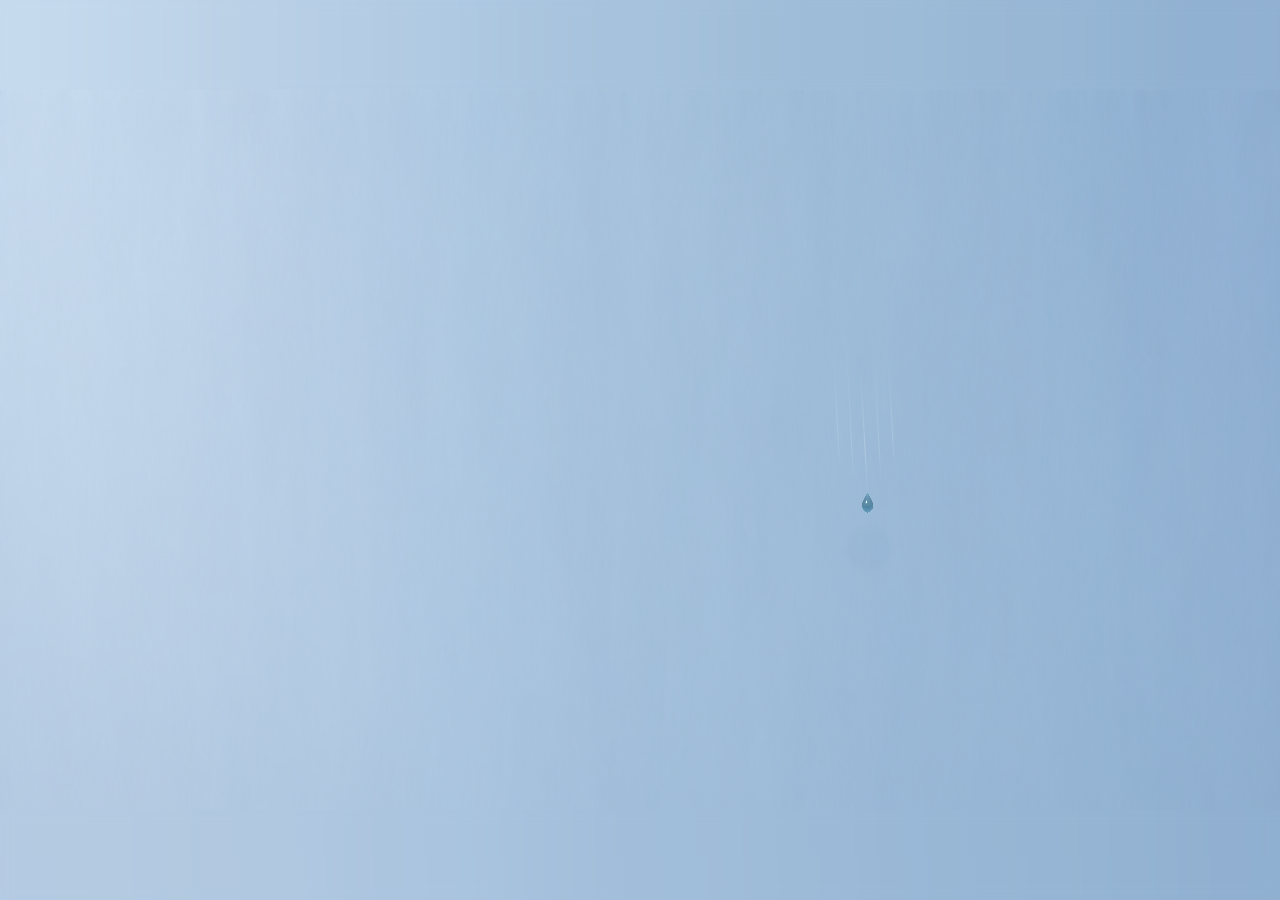
<file: index.html>
<!doctype html>
<html lang="ru">
<head>
  <meta charset="utf-8">
  <meta name="viewport" content="width=device-width, initial-scale=1">
  <meta name="theme-color" content="#abc4da">
  <meta name="description" content="Спокойное место для подготовки. Сгенерируйте тренировочный вариант и решайте в своём темпе.">
  <title>Главная — Подготовка</title>
  <style>
    /* Keep the source artwork and unfinished scene out of the first paint. */
    .hero.is-loading > :not(.sr-only) { visibility: hidden; }
    .hero > .still { visibility: hidden; }
    .hero.is-fallback > .still { visibility: visible; }
  </style>
  <link rel="preload" as="image" href="assets/lake-reference.png">
  <link rel="preload" as="font" type="font/ttf" href="assets/fonts/lora-italic.ttf" crossorigin>
  <link rel="stylesheet" href="styles.css?v=20261109-startup">
  <link rel="stylesheet" href="content-protection.css">
  <script src="scene.js?v=20261109-startup" defer></script>
  <script src="quote.js?v=20261109-startup" defer></script>
  <script src="task-bank.js" defer></script>
  <script src="variant-engine.js" defer></script>
  <script src="practice.js" defer></script>
</head>
<body>
  <main class="hero is-loading" aria-label="Подготовка к заданиям">
    <img class="still" src="assets/lake-reference.png" alt="Тихое лесное озеро. На дальнем берегу маленький рыбак сидит на пирсе, справа растёт лес." fetchpriority="high">
    <canvas id="landscape" aria-hidden="true"></canvas>
    <button class="generate" id="generate" type="button"><span>Сгенерировать вариант</span><span class="generate-arrow" aria-hidden="true"><svg viewBox="0 0 24 24" fill="none" stroke="currentColor" stroke-width="1.4" stroke-linecap="round" stroke-linejoin="round"><path d="M4 12h15m-6-6 6 6-6 6"/></svg></span></button>
    <blockquote class="hero-quote"><p class="quote-lead">Знания собираются по капле.</p><p class="quote-follow">Со временем они становятся глубиной.</p></blockquote>
    <p class="sr-only" id="scene-status" role="status">Сгенерируйте тренировочный вариант. Escape — пропустить заставку.</p>
  </main>
  <noscript><style>.hero.is-loading>.still,.hero.is-loading>.hero-quote{visibility:visible}.still{opacity:1}.generate{display:none}</style></noscript>
</body>
</html>
</file>
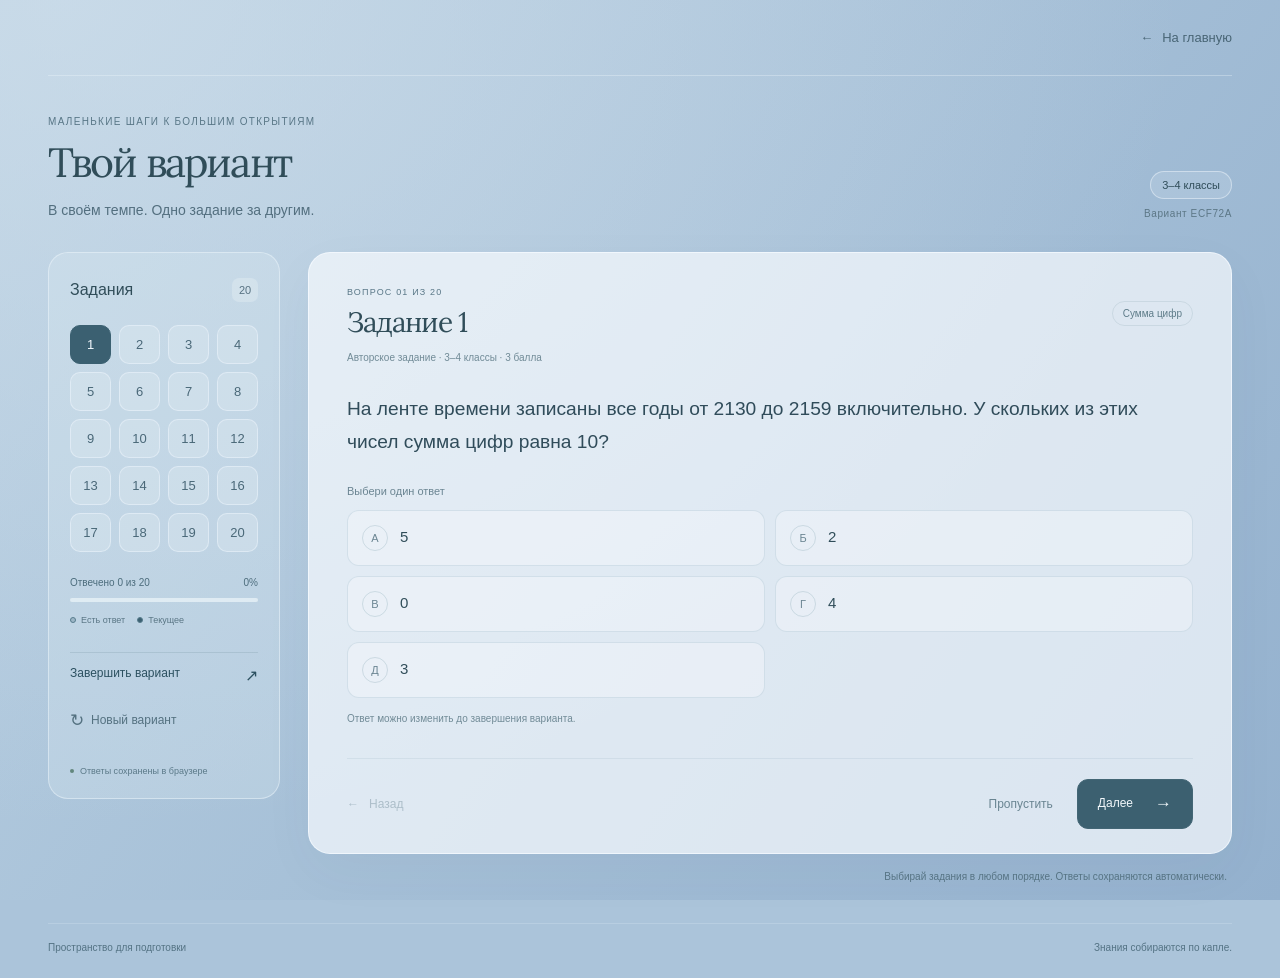
<file: tasks.html>
<!doctype html>
<html lang="ru">
<head>
  <meta charset="utf-8">
  <meta name="viewport" content="width=device-width, initial-scale=1">
  <meta name="theme-color" content="#abc4da">
  <meta name="description" content="Задания для спокойной подготовки: один вопрос за раз, навигация по номерам и сохранение ответов.">
  <title>Задания — Подготовка</title>
  <link rel="preload" as="font" type="font/ttf" href="assets/fonts/lora-variable.ttf" crossorigin>
  <link rel="stylesheet" href="tasks.css?v=20261109-popup">
  <link rel="stylesheet" href="content-protection.css">
  <script src="task-bank.js" defer></script>
  <script src="variant-engine.js" defer></script>
  <script src="tasks.js?v=20261109-popup" defer></script>
</head>
<body>
  <div class="workspace">
    <header class="topbar">
      <a class="home-link" href="index.html?from=tasks"><span aria-hidden="true">←</span> На главную</a>
    </header>
    <main>
      <section class="page-heading" aria-labelledby="page-title">
        <div><p class="eyebrow">Маленькие шаги к большим открытиям</p><h1 id="page-title">Твой вариант</h1><p class="page-subtitle">В своём темпе. Одно задание за другим.</p></div>
        <div class="variant-meta"><span class="set-label" id="set-label">Задания готовятся</span><span id="variant-code" class="variant-code"></span></div>
      </section>
      <p class="page-notice" id="page-notice" role="status" hidden></p>
      <div class="study-layout" id="study-layout">
        <aside class="navigator" aria-label="Навигация по варианту">
          <div class="navigator-heading"><h2>Задания</h2><span id="task-count" class="count-badge">—</span></div>
          <nav class="number-grid" id="number-grid" aria-label="Номера заданий"></nav>
          <div class="progress-block"><div class="progress-caption"><span id="progress-caption">Вариант ещё не создан</span><span id="progress-percent">—</span></div><progress id="progress" value="0" max="1" aria-label="Прогресс ответов"></progress></div>
          <div class="legend"><span><i class="legend-dot answered" aria-hidden="true"></i>Есть ответ</span><span><i class="legend-dot current" aria-hidden="true"></i>Текущее</span></div>
          <button class="finish-button" id="finish" type="button">Завершить вариант <span aria-hidden="true">↗</span></button>
          <button class="quiet-button results-link" id="show-results" type="button" hidden>К результатам <span aria-hidden="true">↗</span></button>
          <button class="quiet-button new-button" id="new-variant" type="button"><span aria-hidden="true">↻</span> Новый вариант</button>
          <p class="save-status" id="save-status" role="status"><span aria-hidden="true"></span>Ответы сохраняются в браузере</p>
        </aside>
        <div class="exercise-area">
          <section class="question-card" id="question-card" aria-labelledby="question-title">
            <div class="card-heading"><div><p class="eyebrow" id="question-position">Твой вариант</p><h2 id="question-title" tabindex="-1">Задания скоро появятся</h2></div><span class="topic" id="question-topic" hidden></span></div>
            <p class="question-source" id="question-source" hidden></p>
            <p class="question-text" id="question-text">Готовим твой вариант…</p>
            <figure class="question-figure" id="question-figure" hidden><button id="question-image-open" class="image-open" type="button" aria-label="Увеличить рисунок" aria-haspopup="dialog" aria-controls="image-dialog"><img id="question-image" alt=""></button><figcaption>Нажми на рисунок, чтобы открыть крупнее</figcaption></figure>
            <fieldset class="answer-group"><legend>Выбери один ответ</legend><div class="answer-options" id="answer-options"></div></fieldset>
            <div class="answer-tools"><p id="answer-hint">Ответ можно изменить до завершения варианта.</p><button class="clear-answer" id="clear-answer" type="button">Снять ответ</button></div>
            <div class="review-feedback" id="review-feedback" role="status" hidden></div>
            <footer class="card-footer"><button class="back-button" id="previous" type="button"><span aria-hidden="true">←</span> Назад</button><div class="forward-actions"><button class="skip-button" id="skip" type="button">Пропустить</button><button class="next-button" id="next" type="button">Далее <span aria-hidden="true">→</span></button></div></footer>
          </section>
          <section class="results-card" id="results-card" aria-labelledby="results-title" hidden>
            <p class="eyebrow">Ещё один шаг сделан</p><h2 id="results-title" tabindex="-1">Вариант завершён</h2><p id="results-intro">Можно посмотреть ответы и разобраться в каждом задании.</p>
            <div class="result-score"><strong id="score-value">0</strong><span id="score-total">из 20 верно</span></div>
            <div class="result-stats"><div><i class="stat-dot good" aria-hidden="true"></i><strong id="stat-correct">0</strong><span>Верно</span></div><div><i class="stat-dot wrong" aria-hidden="true"></i><strong id="stat-incorrect">0</strong><span>С ошибкой</span></div><div><i class="stat-dot empty" aria-hidden="true"></i><strong id="stat-empty">0</strong><span>Без ответа</span></div></div>
            <div class="result-actions"><button class="next-button" id="review-answers" type="button">Разобрать ответы <span aria-hidden="true">→</span></button><button class="quiet-button" id="results-new" type="button">Попробовать новый вариант</button></div>
          </section>
          <p class="study-note" id="study-note" hidden></p>
        </div>
      </div>
      <noscript><p class="page-notice">Для генерации варианта и сохранения ответов включи JavaScript в браузере.</p></noscript>
    </main>
    <footer class="page-footer"><span>Пространство для подготовки</span><span>Знания собираются по капле.</span></footer>
  </div>
  <dialog id="image-dialog" class="image-dialog" aria-labelledby="image-dialog-title">
    <header class="image-dialog-heading"><h2 id="image-dialog-title">Рисунок к заданию</h2><button id="image-dialog-close" class="image-dialog-close" type="button" aria-label="Закрыть рисунок" autofocus>×</button></header>
    <div class="image-dialog-content"><img id="image-dialog-image" alt=""></div>
  </dialog>
  <dialog id="confirm-dialog" aria-labelledby="confirm-title" aria-describedby="confirm-description">
    <p class="eyebrow" id="confirm-eyebrow">Твой вариант</p><h2 id="confirm-title">Завершить вариант?</h2><p id="confirm-description"></p><div class="dialog-actions"><button class="quiet-button" id="confirm-cancel" type="button">Продолжить решать</button><button class="next-button" id="confirm-action" type="button">Завершить</button></div>
  </dialog>
</body>
</html>
</file>
<file: styles.css>
@font-face { font-family: 'Lora'; src: url('assets/fonts/lora-variable.ttf') format('truetype'); font-style: normal; font-weight: 400 700; font-display: swap; }
@font-face { font-family: 'Lora'; src: url('assets/fonts/lora-italic.ttf') format('truetype'); font-style: italic; font-weight: 400 700; font-display: swap; }
:root { color-scheme: light; font-family: Arial, Helvetica, sans-serif; color: #254650; background: #abc4da; }
* { box-sizing: border-box; }
body { margin: 0; }
.hero { position: relative; width: 100%; height: 100svh; min-height: 360px; overflow: hidden; isolation: isolate; background: linear-gradient(125deg, #bdd3e4, #8faecc); }
.still, #landscape { position: absolute; inset: 0; width: 100%; height: 100%; }
.still { object-fit: contain; pointer-events: none; opacity: 0; }
.hero.is-fallback .still { opacity: 1; }
#landscape { opacity: 0; pointer-events: none; }
.hero.is-playing #landscape { opacity: 1; }
.hero.is-playing .still { opacity: 0; }
.generate { position: absolute; z-index: 2; left: 8.9%; top: 46.44%; width: max-content; height: 60px; display: flex; align-items: center; justify-content: flex-start; gap: 16px; overflow: visible; border: 0; border-radius: 0; padding: 0; cursor: pointer; background: transparent; color: #304d59; font: 400 clamp(18px, 1.55vw, 22px)/1.2 Arial, sans-serif; letter-spacing: -.015em; -webkit-tap-highlight-color: transparent; transition: color .3s; touch-action: manipulation; }
.generate span { position: relative; z-index: 1; white-space: nowrap; }
.generate .generate-arrow { width: 22px; height: 22px; flex: 0 0 22px; display: grid; place-items: center; border: 1px solid #304d5966; border-radius: 50%; transition: border-color .3s; }
.generate-arrow svg { width: 12px; height: 12px; transition: transform .35s ease; }
.generate:hover { color: #203e4a; }
.generate:hover .generate-arrow { border-color: #304d59b3; }
.generate:hover .generate-arrow svg { transform: translateX(3px); }
.generate:active { color: #304d59; }
.generate:focus-visible { outline: 3px solid #effaff; outline-offset: 6px; }
.generate[aria-hidden="true"] { visibility: hidden; }
.generate[hidden] { display: none; }
.hero-quote { position: absolute; z-index: 2; left: 8.9%; bottom: 29%; width: max-content; max-width: 82%; margin: 0; color: #304d59; font-family: 'Lora', Georgia, serif; font-size: clamp(16px, 1.15vw, 20px); font-style: italic; font-weight: 400; line-height: 1.65; letter-spacing: -.015em; text-wrap: pretty; }
.hero-quote p { margin: 0; }
.hero-quote .quote-lead { opacity: .62; }
.hero-quote .quote-follow { margin-top: .4em; white-space: nowrap; }
.hero.is-playing .hero-quote { opacity: 0; }
.hero.is-playing[data-quote-ready="true"] .hero-quote { opacity: 1; }
.quote-ink { display: inline-block; white-space: nowrap; vertical-align: top; }
.quote-ink svg { display: block; overflow: visible; }
.hero-quote.is-writing .quote-ink { visibility: hidden; }
.sr-only { position: absolute; width: 1px; height: 1px; padding: 0; margin: -1px; overflow: hidden; clip-path: inset(50%); white-space: nowrap; }
dialog { width: min(640px, calc(100% - 32px)); max-height: calc(100svh - 40px); border: 1px solid #d7e4e9; border-radius: 24px; padding: 30px 34px; background: #f3f7f8; color: #254650; box-shadow: 0 24px 120px #17374630; }
dialog::backdrop { background: #18384566; backdrop-filter: blur(10px); }
.dialog-heading { display: flex; align-items: center; justify-content: space-between; }
.eyebrow { font-size: 12px; letter-spacing: .12em; text-transform: uppercase; color: #67838c; }
.close { border: 0; background: transparent; color: #526f78; font-size: 30px; cursor: pointer; padding: 0 6px; }
h1 { margin: 20px 0 8px; font-size: clamp(23px, 4vw, 30px); font-weight: 500; letter-spacing: -.025em; }
.practice-intro { color: #67808a; font-size: 14px; }
#questions { padding-left: 24px; margin: 28px 0; }
#questions li { padding: 0 0 22px 6px; }
#questions label { display: block; font-size: 15px; line-height: 1.5; }
#questions input { display: block; margin-top: 10px; width: 150px; padding: 10px 12px; font: inherit; color: inherit; background: #fff; border: 1px solid #b9cdd4; border-radius: 8px; }
#questions input[aria-invalid="true"] { border-color: #a46457; background: #fff5f0; }
#questions input.correct { border-color: #6b9c88; background: #f0faf5; }
.feedback { display: block; margin-top: 7px; color: #6b7e84; font-size: 12px; }
.practice-actions { display: flex; flex-wrap: wrap; align-items: center; gap: 18px; }
.action { padding: 13px 18px; border: 0; border-radius: 10px; background: #315966; color: #fff; font: inherit; font-size: 14px; cursor: pointer; }
.text-action { padding: 10px 0; border: 0; background: transparent; color: #456a78; font: inherit; font-size: 14px; cursor: pointer; }
button:focus-visible, input:focus-visible { outline: 3px solid #5d98b0; outline-offset: 4px; }
#result { margin-bottom: 0; font-size: 14px; line-height: 1.5; }
@media (max-width: 700px) {
  :root { background: #a6c1d8; }
  .hero { min-height: 460px; background: linear-gradient(125deg, #a6c1d8, #98b5cf); }
  .still { object-fit: cover; object-position: 76% center; }
  .generate { left: 8%; top: auto; bottom: 32%; width: 84%; height: 56px; font-size: 17px; }
  .hero-quote { left: 8%; bottom: 19%; width: 84%; max-width: none; font-size: clamp(11px, 3.2vw, 15px); }
  dialog { padding: 24px; }
}
@media (prefers-reduced-motion: reduce) { *, *::before, *::after { transition: none !important; scroll-behavior: auto !important; } }
</file>
<file: content-protection.css>
*, *::before, *::after {
  -webkit-user-select: none;
  user-select: none;
  -webkit-touch-callout: none;
}
</file>
<file: tasks.css>
@font-face { font-family: Lora; src: url('assets/fonts/lora-variable.ttf') format('truetype'); font-style: normal; font-weight: 400 700; font-display: swap; }
:root { color-scheme: light; font-family: Arial, Helvetica, sans-serif; color: #304d59; background: #abc4da; font-synthesis: none; }
* { box-sizing: border-box; }
[hidden] { display: none !important; }
body { margin: 0; min-width: 320px; min-height: 100svh; background: radial-gradient(ellipse at 5% 0, #d1e0ecaa, transparent 65%), linear-gradient(125deg, #b8cfe1, #94b1ce); background-attachment: fixed; }
button, input { font: inherit; }
button, a { -webkit-tap-highlight-color: transparent; }
button { cursor: pointer; }
button:disabled { opacity: .38; cursor: default; }
a { color: inherit; }
button:focus-visible, a:focus-visible, input:focus-visible, [tabindex="-1"]:focus-visible { outline: 3px solid #426c80; outline-offset: 5px; }
[tabindex="-1"]:focus:not(:focus-visible) { outline: none; }
.workspace { width: min(1200px, calc(100% - 96px)); margin: auto; }
.topbar { display: flex; align-items: center; justify-content: flex-end; padding: 30px 0; border-bottom: 1px solid #f1f7fb50; }
.home-link { display: flex; align-items: center; gap: 9px; font-size: 13px; text-decoration: none; color: #486575; }
.home-link:hover { color: #1e3c4b; }
.page-heading { display: flex; align-items: end; justify-content: space-between; gap: 24px; margin: 40px 0 30px; }
.eyebrow { margin: 0 0 11px; font-size: 10px; font-weight: 400; letter-spacing: .13em; text-transform: uppercase; color: #597787; }
h1 { margin: 0; font: 400 clamp(30px, 3.2vw, 42px)/1.2 Lora, Georgia, serif; letter-spacing: -.045em; }
.page-subtitle { margin: 12px 0 0; color: #536f7f; font-size: 14px; line-height: 1.6; }
.variant-meta { display: flex; flex-direction: column; align-items: end; gap: 9px; padding-bottom: 3px; }
.set-label { font-size: 11px; border: 1px solid #f3f8fc75; border-radius: 20px; padding: 7px 11px; background: #e7f0f52b; }
.variant-code { font-size: 10px; color: #5c7786; letter-spacing: .06em; }
.study-layout { display: grid; grid-template-columns: 232px minmax(0, 1fr); gap: 28px; align-items: start; }
.navigator { position: sticky; top: 24px; padding: 25px 21px 20px; border: 1px solid #edf5fb80; border-radius: 20px; background: #e5eff63b; }
.navigator-heading { display: flex; align-items: center; justify-content: space-between; margin-bottom: 23px; }
.navigator-heading h2 { margin: 0; font-size: 16px; font-weight: 400; }
.count-badge { display: grid; place-items: center; height: 24px; min-width: 26px; border-radius: 7px; background: #edf5fa4d; color: #587383; font-size: 11px; }
.number-grid { display: grid; grid-template-columns: repeat(4, minmax(0, 1fr)); gap: 8px; }
.number-button { position: relative; height: 39px; border: 1px solid #eff6fb80; border-radius: 10px; background: #e5eff64d; color: #4a6878; font-size: 13px; transition: background .18s, border-color .18s; }
.number-button:hover { background: #f2f8fc99; }
.number-placeholder { opacity: .45; cursor: default; }
.number-button.has-answer { background: #587b8c33; border-color: #55778840; color: #2b4c5d; }
.number-button.has-answer::after { content: ''; position: absolute; bottom: 4px; left: calc(50% - 1.5px); width: 3px; height: 3px; border-radius: 50%; background: currentColor; }
.number-button[aria-current="step"] { color: #f3f8fc; background: #3b6071; border-color: #3b6071; }
.number-button.is-correct { background: #d4e9df8c; border-color: #709d8c66; color: #386b58; }
.number-button.is-incorrect { background: #f2ded459; border-color: #a8756570; color: #875849; }
.number-button.is-empty { border-style: dashed; }
.number-button[aria-current="step"].is-correct, .number-button[aria-current="step"].is-incorrect, .number-button[aria-current="step"].is-empty { box-shadow: 0 0 0 2px #3b6071; }
.progress-block { margin-top: 25px; }
.progress-caption { display: flex; justify-content: space-between; gap: 8px; margin-bottom: 10px; font-size: 10px; color: #4c6c7c; }
progress { display: block; width: 100%; height: 4px; border: 0; border-radius: 10px; overflow: hidden; background: #f1f7fb66; accent-color: #4b7483; }
progress::-webkit-progress-bar { background: #f1f7fb66; }
progress::-webkit-progress-value { background: #4b7483; border-radius: 10px; transition: width .25s; }
progress::-moz-progress-bar { background: #4b7483; }
.legend { display: flex; flex-wrap: wrap; gap: 12px; margin: 13px 0 27px; color: #5a7685; font-size: 9px; }
.legend > span { display: flex; gap: 5px; align-items: center; }
.legend-dot { width: 6px; height: 6px; border-radius: 50%; border: 1px solid #567b8b; }
.legend-dot.answered { background: #587b8c55; }
.legend-dot.current { background: #3b6071; }
.legend-dot.correct { background: #6d9c89; border-color: #6d9c89; }
.legend-dot.incorrect { background: #ae8578; border-color: #ae8578; }
.finish-button { width: 100%; display: flex; justify-content: space-between; padding: 13px 0; border: 0; border-top: 1px solid #597a8b30; background: transparent; color: #2c5060; font-size: 12px; text-align: left; }
.finish-button span { font-size: 16px; }
.quiet-button { border: 0; padding: 8px 0; background: transparent; color: #547180; font-size: 12px; text-align: left; }
.quiet-button:hover, .skip-button:hover, .clear-answer:hover { color: #1d4050; }
.new-button { display: flex; align-items: center; gap: 7px; margin-top: 4px; }
.new-button > span { font-size: 17px; }
.results-link { width: 100%; display: flex; justify-content: space-between; margin-top: -4px; }
.save-status { display: flex; gap: 6px; align-items: baseline; margin: 25px 0 0; font-size: 9px; line-height: 1.6; color: #5b7988; }
.save-status > span { flex: 0 0 4px; height: 4px; position: relative; top: -1px; background: #62877e; border-radius: 50%; }
.save-status.is-unavailable { color: #725f52; }
.question-card, .results-card { padding: 34px 38px 24px; border: 1px solid #f7fbffb3; border-radius: 22px; background: #f5f9fcba; box-shadow: 0 18px 55px #35576c0a; scroll-margin-top: 24px; }
.card-heading { display: flex; justify-content: space-between; gap: 16px; align-items: center; }
.card-heading .eyebrow { margin-bottom: 8px; font-size: 9px; }
.card-heading h2 { margin: 0; font: 400 28px/1.25 Lora, Georgia, serif; letter-spacing: -.035em; }
.topic { color: #5e7c89; border: 1px solid #7e9da433; border-radius: 20px; padding: 6px 10px; font-size: 10px; white-space: nowrap; }
.question-text { margin: 29px 0 26px; font-size: clamp(17px, 1.5vw, 20px); line-height: 1.75; color: #304c5a; white-space: pre-line; overflow-wrap: anywhere; }
.question-figure { margin: 6px 0 25px; padding: 12px; border: 1px solid #7997a51a; border-radius: 14px; background: #d3e4ed36; }
.question-figure img { display: block; max-width: 100%; max-height: 250px; width: auto; margin: auto; }
.question-source { margin: 12px 0 0; color: #718b97; font-size: 10px; }
.question-card.is-switching { pointer-events: none; }
.image-open { display: block; width: 100%; padding: 0; border: 0; border-radius: 6px; background: transparent; cursor: zoom-in; }
.question-figure figcaption { margin-top: 10px; text-align: right; font-size: 10px; color: #718b97; }
.question-figure.is-source-question { margin-top: 24px; padding: 16px; background: #fff; }
.question-figure.is-source-question img { width: 100%; max-height: none; }
.answer-group { border: 0; margin: 0; padding: 0; min-width: 0; }
.answer-group legend { margin-bottom: 13px; padding: 0; font-size: 11px; color: #6b8592; }
.answer-options { display: grid; grid-template-columns: repeat(2, minmax(0, 1fr)); gap: 10px; }
.answer-option { position: relative; display: flex; align-items: center; gap: 12px; min-height: 56px; padding: 11px 14px; border: 1px solid #a3bdcb55; border-radius: 12px; background: #fbfdff55; cursor: pointer; transition: border-color .18s, background .18s; }
.answer-option:hover { border-color: #6b8d9b99; background: #f9fcffb3; }
.answer-option input { position: absolute; opacity: 0; width: 1px; height: 1px; }
.answer-option:has(input:focus-visible) { outline: 3px solid #426c80; outline-offset: 3px; }
.answer-option:has(input:checked) { border-color: #527989; background: #bed4df55; }
.answer-letter { flex: 0 0 26px; width: 26px; height: 26px; display: grid; place-items: center; border: 1px solid #8eaab755; border-radius: 50%; color: #6b8592; font-size: 11px; }
.answer-option:has(input:checked) .answer-letter { color: #f3f8fb; border-color: #4b7283; background: #4b7283; }
.answer-text { font-size: 15px; line-height: 1.5; overflow-wrap: anywhere; }
.answer-placeholder { cursor: default; opacity: .5; }
.answer-placeholder:hover { border-color: #a3bdcb55; background: #fbfdff55; }
.placeholder-line { height: 5px; width: 38%; border-radius: 5px; background: #87a3b32e; }
.answer-option.is-correct, .answer-option.is-correct:has(input:checked) { border-color: #679783; background: #dbece47a; }
.answer-option.is-incorrect, .answer-option.is-incorrect:has(input:checked) { border-color: #b48b7d; background: #f2dfd580; }
.answer-option.is-correct:has(input:checked) .answer-letter { background: #658f7d; border-color: #658f7d; }
.answer-option.is-incorrect:has(input:checked) .answer-letter { background: #ac8273; border-color: #ac8273; }
.answer-option:has(input:disabled) { cursor: default; }
.answer-tools { display: flex; align-items: baseline; justify-content: space-between; gap: 16px; min-height: 47px; margin-top: 13px; }
.answer-tools p { margin: 0; font-size: 10px; line-height: 1.6; color: #718b97; }
.clear-answer { flex-shrink: 0; border: 0; padding: 0; color: #6a8390; font-size: 10px; background: transparent; }
.clear-answer.is-invisible { visibility: hidden; }
.review-feedback { padding: 13px 16px; margin: 0 0 20px; border-radius: 10px; border: 1px solid #8faeaa55; background: #dcebe73b; font-size: 13px; line-height: 1.7; }
.card-footer { display: flex; align-items: center; justify-content: space-between; gap: 12px; padding-top: 20px; border-top: 1px solid #8ba6b52b; }
.back-button { display: flex; align-items: center; gap: 10px; border: 0; padding: 8px 0; background: transparent; color: #5c7a88; font-size: 12px; }
.forward-actions { display: flex; align-items: center; gap: 24px; }
.skip-button { border: 0; background: transparent; color: #6a8592; font-size: 12px; padding: 8px 0; }
.next-button { display: flex; align-items: center; justify-content: center; gap: 22px; border: 1px solid #436675; border-radius: 11px; padding: 12px 20px; background: #3c6070; color: #f2f7fa; font-size: 12px; line-height: 1.4; transition: background .2s; }
.next-button:hover { background: #2f5264; }
.next-button > span { font-size: 17px; }
.study-note { text-align: right; font-size: 10px; line-height: 1.6; margin: 15px 5px 0; color: #567383; }
.page-footer { display: flex; justify-content: space-between; gap: 20px; margin: 38px 0 25px; padding-top: 18px; border-top: 1px solid #eaf3f933; font-size: 10px; color: #547384; }
.results-card { padding-top: 40px; }
.results-card h2 { margin: 0 0 16px; font: 400 32px/1.3 Lora, Georgia, serif; letter-spacing: -.04em; }
.results-card > p:not(.eyebrow) { color: #64808e; font-size: 13px; line-height: 1.7; }
.result-score { display: flex; align-items: baseline; gap: 14px; margin: 30px 0; }
.result-score strong { font: 400 76px/1 Lora, Georgia, serif; color: #3d6970; letter-spacing: -.06em; }
.result-score span { color: #60808e; font-size: 14px; }
.result-stats { display: grid; grid-template-columns: repeat(3, 1fr); gap: 12px; padding: 24px 0; margin-bottom: 28px; border-top: 1px solid #8ba6b52b; border-bottom: 1px solid #8ba6b52b; }
.result-stats > div { display: grid; grid-template-columns: 6px 1fr; align-items: center; gap: 8px; }
.result-stats strong { font-size: 20px; font-weight: 400; }
.result-stats span { grid-column: 2; color: #698693; font-size: 11px; }
.stat-dot { width: 5px; height: 5px; border-radius: 50%; }
.stat-dot.good { background: #649783; }
.stat-dot.wrong { background: #ae8578; }
.stat-dot.empty { background: #91a5ae; }
.result-actions { display: flex; flex-wrap: wrap; gap: 14px 22px; align-items: center; }
.page-notice { border: 1px solid #edf5fb80; border-radius: 14px; padding: 18px; font-size: 13px; line-height: 1.7; background: #edf5fb55; }
dialog { width: min(450px, calc(100% - 32px)); padding: 32px; border: 1px solid #e9f2f9; border-radius: 20px; color: #304d59; background: #ecf3f7; box-shadow: 0 25px 90px #254b6740; }
dialog::backdrop { background: #2a4c6266; backdrop-filter: blur(7px); }
dialog h2 { margin: 0 0 15px; font: 400 25px/1.3 Lora, Georgia, serif; letter-spacing: -.035em; }
dialog > p:not(.eyebrow) { color: #5d7987; font-size: 13px; line-height: 1.8; }
.dialog-actions { margin-top: 27px; display: flex; align-items: center; justify-content: space-between; gap: 18px; }
.image-dialog { width: min(1200px, calc(100% - 24px)); max-height: 92svh; padding: 20px; overflow: auto; }
.image-dialog-heading { display: flex; align-items: center; justify-content: space-between; gap: 16px; margin-bottom: 16px; }
.image-dialog-heading h2 { margin: 0; font-size: clamp(17px, 3vw, 24px); }
.image-dialog-close { flex: 0 0 36px; width: 36px; height: 36px; border: 1px solid #8faab74d; border-radius: 50%; background: transparent; color: #486575; font: 26px/1 Arial, sans-serif; }
.image-dialog-close:hover { background: #d6e4ec; }
.image-dialog-content { padding: 12px; border-radius: 10px; background: #fff; }
.image-dialog-content img { display: block; width: 100%; max-height: calc(92svh - 112px); object-fit: contain; touch-action: pan-x pan-y pinch-zoom; }
html:has(#image-dialog[open]) { overflow: hidden; scrollbar-gutter: stable; }
@media (max-width: 1000px) { .workspace { width: calc(100% - 56px); } .study-layout { grid-template-columns: 208px minmax(0, 1fr); gap: 20px; } .navigator { padding: 22px 16px; } .question-card, .results-card { padding-left: 28px; padding-right: 28px; } }
@media (max-width: 760px) {
  .workspace { width: calc(100% - 32px); }
  .topbar { padding: 22px 0; } .home-link { font-size: 11px; }
  .page-heading { margin: 30px 0 24px; align-items: start; } .page-heading > div:first-child { flex: 1; } .page-heading .eyebrow { font-size: 8px; max-width: 190px; line-height: 1.7; } .page-subtitle { font-size: 12px; max-width: 210px; } .variant-meta { max-width: 135px; padding-top: 3px; } .set-label { font-size: 9px; text-align: center; line-height: 1.5; padding: 5px 9px; } .variant-code { font-size: 9px; }
  .study-layout { display: block; } .navigator { position: static; padding: 18px; margin-bottom: 18px; border-radius: 17px; display: grid; grid-template-columns: 1fr 1fr; column-gap: 20px; }
  .navigator-heading { grid-column: 1; margin: 0 0 16px; } .count-badge { margin-left: 12px; margin-right: auto; } .navigator-heading h2 { font-size: 14px; }
  .number-grid { grid-row: 2; grid-column: 1 / -1; display: flex; overflow-x: auto; padding: 3px; margin: -3px; scrollbar-width: thin; scroll-padding: 8px; }
  .number-button { flex: 0 0 40px; height: 40px; }
  .progress-block { grid-row: 3; grid-column: 1 / -1; margin-top: 18px; } .legend { display: none; }
  .finish-button, .results-link { grid-row: 1; grid-column: 2; width: auto; margin: 0 0 14px; padding: 3px 0; border: 0; font-size: 11px; justify-content: end; gap: 10px; }
  .new-button { grid-row: 4; margin-top: 14px; padding: 0; font-size: 10px; } .save-status { grid-row: 4; margin-top: 16px; font-size: 8px; justify-self: end; text-align: right; }
  .question-card, .results-card { padding: 24px 22px 20px; border-radius: 18px; } .card-heading h2 { font-size: 25px; } .topic { font-size: 9px; padding: 5px 8px; } .question-text { margin-top: 25px; font-size: 17px; line-height: 1.7; } .answer-option { padding: 10px; min-height: 54px; gap: 8px; } .answer-text { font-size: 14px; } .answer-letter { width: 23px; height: 23px; flex-basis: 23px; font-size: 10px; }
  .answer-tools { align-items: start; gap: 8px; min-height: 55px; } .answer-tools p { max-width: 195px; } .card-footer { padding-top: 17px; } .forward-actions { gap: 16px; } .next-button { padding: 11px 15px; gap: 14px; } .back-button, .skip-button { font-size: 11px; } .study-note { text-align: left; font-size: 9px; margin-left: 2px; } .page-footer { font-size: 9px; margin-top: 28px; } .page-footer span:last-child { display: none; }
  .result-score strong { font-size: 66px; } .result-stats { gap: 8px; } .result-stats span { font-size: 10px; } .result-actions { align-items: start; flex-direction: column; }
}
@media (max-width: 370px) { .workspace { width: calc(100% - 24px); } .question-card, .results-card { padding-left: 17px; padding-right: 17px; } .answer-options { gap: 8px; } .answer-option { gap: 6px; padding: 8px; } .home-link { gap: 4px; } .variant-meta { max-width: 105px; } .topic { max-width: 125px; white-space: normal; text-align: right; } }
@media (prefers-reduced-motion: reduce) { *, *::before, *::after { transition: none !important; scroll-behavior: auto !important; } }
</file>
